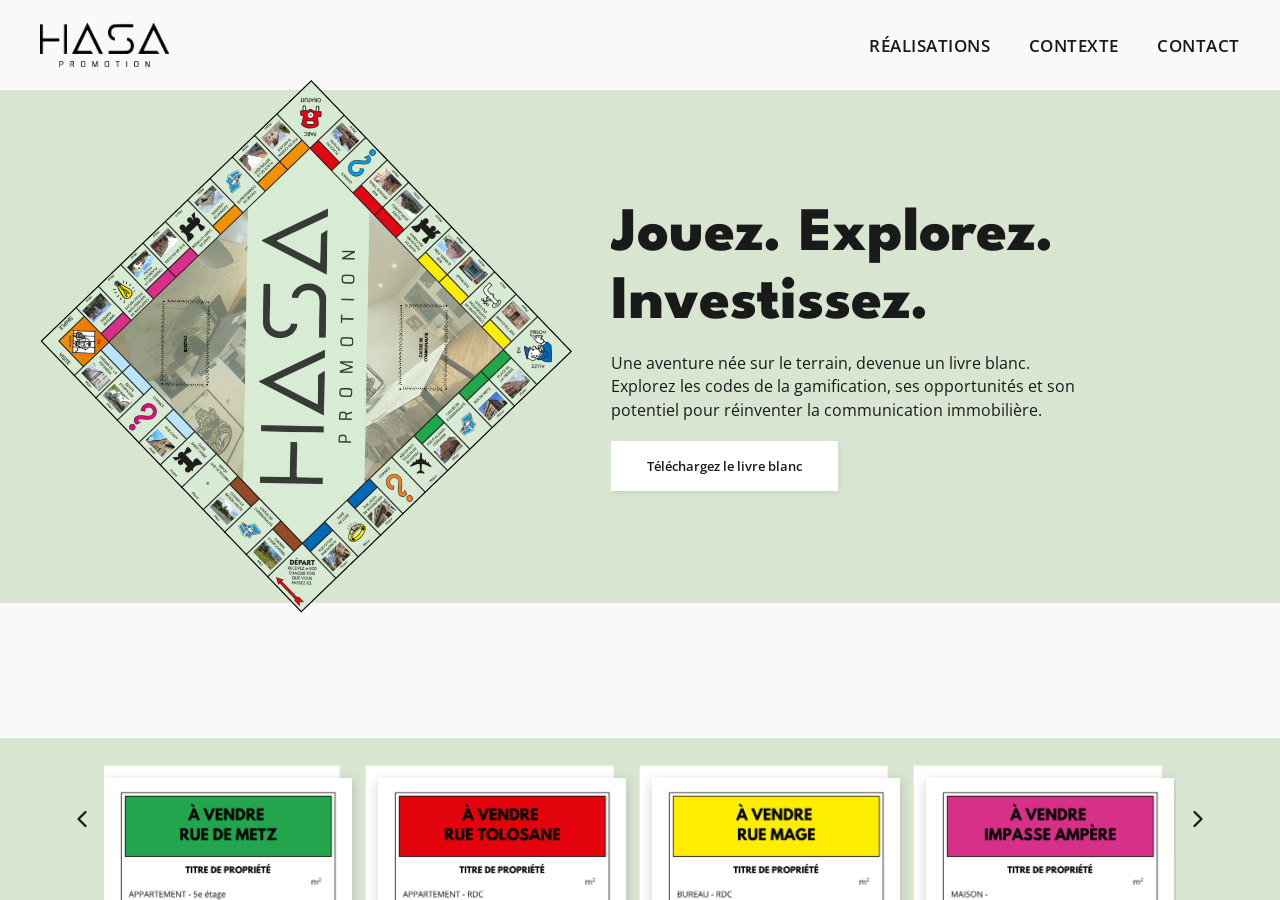
<file: index.html>
<!DOCTYPE html>
<html lang="fr">
<head>
<meta charset="UTF-8">
<meta name="viewport" content="width=device-width, initial-scale=1.0">
<title>Livre Blanc - Téléchargez maintenant</title>
<link rel="icon" type="image/png" href="Images/Favicon LB.png">
<link rel="preconnect" href="https://fonts.googleapis.com">
<link rel="preconnect" href="https://fonts.gstatic.com" crossorigin>
<link href="https://fonts.googleapis.com/css2?family=League+Spartan:wght@700;800&family=Open+Sans:wght@400;600&display=swap" rel="stylesheet">
<style>
  :root {
    --bg-cream: #faf9f7;
    --bg-green: #d8e5d1;
    --text-dark: #1a1a1a;

    /* Cartes propriétés (--card-w et --card-h recalculées en JS) */
    --card-w: 160px;
    --card-h: 207px;
    --card-ratio: 1004 / 1299;
    --card-gap: 26px;       /* espace fixe entre deux cartes (plus grand) */
    --card-back-offset: 0.05; /* décalage de la carte jumelle (haut-gauche) */
    --card-shift: 40px;     /* portion cachée au repos (fixe, en px) */
    --card-lift: 140px;     /* remontée au survol (recalculée en JS selon la taille de carte) */
    --ease-slide: cubic-bezier(.4, 0, .2, 1);
  }

  * {
    margin: 0;
    padding: 0;
    box-sizing: border-box;
  }

  html, body {
    height: 100%;
    overflow: hidden;
  }

  body {
    font-family: 'Open Sans', sans-serif;
    color: var(--text-dark);
    background-color: var(--bg-cream);
  }

  .page {
    height: 100vh;
    height: 100svh;
    display: flex;
    flex-direction: column;
    overflow: hidden;
  }

  /* Bande 1 : blanche, en-tête (logo entreprise + navigation) */
  .band-white-top {
    flex: 0 0 10vh;
    min-height: 0;
    background-color: var(--bg-cream);
    display: flex;
    align-items: center;
    z-index: 2;
    position: relative;
  }

  .header-bar {
    width: 100%;
    max-width: 1600px;
    margin: 0 auto;
    padding: 0 clamp(20px, 4vw, 40px);
    display: flex;
    align-items: center;
    justify-content: space-between;
    gap: 20px;
  }

  .brand-logo {
    display: flex;
    align-items: center;
    min-width: 0;
  }

  .brand-logo img {
    height: clamp(24px, 5vh, 44px);
    width: auto;
    display: block;
  }

  /* Placeholder tant que le logo entreprise n'est pas fourni */
  .brand-logo-placeholder {
    border: 1px dashed #b8b8b0;
    border-radius: 4px;
    padding: 6px 14px;
    font-size: clamp(0.65rem, 1.4vh, 0.8rem);
    color: #8a8a80;
    white-space: nowrap;
  }

  .top-nav {
    display: flex;
    align-items: center;
    justify-content: flex-end;
    gap: clamp(18px, 3vw, 40px);
    margin-left: auto;
  }

  .top-nav a {
    font-family: 'Open Sans', sans-serif;
    font-weight: 600;
    font-size: clamp(0.85rem, 1.9vh, 1.1rem);
    text-transform: uppercase;
    letter-spacing: 0.03em;
    color: var(--text-dark);
    text-decoration: none;
    white-space: nowrap;
  }

  .top-nav a:hover {
    opacity: 0.65;
  }

  /* Bande 2 : verte, titre + sous-titre + bouton + logo */
  .hero-section {
    flex: 0 0 57vh;
    min-height: 0;
    background-color: var(--bg-green);
    position: relative;
    z-index: 3;
    overflow: visible;
    display: flex;
    align-items: center;
    justify-content: center;
    padding: 0 clamp(16px, 4vw, 40px);
    min-width: 0;
  }

  .hero-container {
    width: 100%;
    height: 100%;
    max-width: 1200px;
    display: flex;
    align-items: center;
    justify-content: space-between;
    gap: clamp(12px, 3vw, 60px);
    margin: 0 auto;
    min-width: 0;
    min-height: 0;
  }

  .logo-wrapper {
    flex: 1.1 1 0;
    height: 100%;
    min-height: 0;
    display: flex;
    justify-content: center;
    align-items: center;
    min-width: 0;
    overflow: visible;
  }

  .logo-wrapper img {
    width: 100%;
    height: 122%;
    object-fit: contain;
  }

  .content-wrapper {
    flex: 1.3 1 0;
    min-width: 0;
    height: 100%;
    max-height: 100%;
    overflow: hidden;
    display: flex;
    flex-direction: column;
    justify-content: center;
  }

  .content-wrapper h1 {
    font-family: 'League Spartan', sans-serif;
    font-weight: 800;
    font-size: clamp(1.1rem, 3vw + 2.6vh, 4.5rem);
    line-height: 1.1;
    margin-bottom: clamp(6px, 1.5vh, 24px);
  }

  .content-wrapper p {
    font-family: 'Open Sans', sans-serif;
    font-weight: 400;
    font-size: clamp(0.7rem, 0.6vw + 0.9vh, 1.05rem);
    line-height: 1.5;
    max-width: 480px;
    margin-bottom: clamp(8px, 2vh, 32px);
  }

  .btn-download {
    display: inline-block;
    align-self: flex-start;
    font-family: 'Open Sans', sans-serif;
    font-weight: 600;
    font-size: clamp(0.75rem, 0.9vh + 0.4vw, 1rem);
    background-color: #ffffff;
    color: var(--text-dark);
    text-decoration: none;
    border: none;
    padding: clamp(8px, 1.8vh, 18px) clamp(16px, 3vw, 36px);
    cursor: pointer;
    box-shadow: 0 2px 6px rgba(0, 0, 0, 0.08);
    white-space: nowrap;
  }

  .btn-download:hover {
    background-color: #f0f0f0;
  }

  /* Bande 3 : blanche, vide */
  .band-white-mid {
    flex: 0 0 15vh;
    min-height: 0;
    background-color: var(--bg-cream);
  }

  /* Bande 4 : verte, flèches de navigation + carrousel de propriétés */
  .nav-section {
    flex: 0 0 18vh;
    min-height: 0;
    background-color: var(--bg-green);
    display: flex;
    align-items: center;
    justify-content: space-between;
    padding: 0 60px;
    position: relative;
    z-index: 4;
  }

  .nav-section::before {
    content: '';
    position: absolute;
    inset: 0;
    background: #000;
    opacity: 0;
    pointer-events: none;
    transition: opacity .35s ease;
  }

  .page:has(.card.is-active) .nav-section::before {
    opacity: 0.08;
  }

  .cards-viewport {
    position: relative;
    flex: 1 1 auto;
    height: 100%;
    align-self: stretch;
    clip-path: inset(-2000px 0px -2000px 0px);
    z-index: 1;
  }

  .nav-arrow {
    background: none;
    border: none;
    cursor: pointer;
    color: var(--text-dark);
    display: flex;
    align-items: center;
    justify-content: center;
    padding: 8px;
    position: relative;
    z-index: 5;
    flex: 0 0 auto;
  }

  .nav-arrow svg {
    width: 28px;
    height: 28px;
  }

  .nav-arrow:disabled {
    opacity: 0.3;
    cursor: default;
  }

  .cards-track {
    position: absolute;
    top: 0;
    left: 0;
    display: flex;
    align-items: flex-start;
    gap: var(--card-gap);
    transition: transform .5s var(--ease-slide);
    will-change: transform;
  }

  .cards-track.no-transition {
    transition: none !important;
  }

  .card {
    position: relative;
    flex: 0 0 auto;
    width: var(--card-w);
    /* Zone de survol statique : englobe à la fois la position au repos
       et la position surélevée, pour qu'elle ne se dérobe jamais sous la souris
       une fois la carte relevée (évite tout scintillement pendant la remontée/descente).
       La marge négative compense l'ajout de hauteur pour garder la position
       de repos inchangée (seul le haut de la zone s'étend, pas le bas).
       Au repos, cette zone élargie ne doit rien capter (pointer-events: none)
       pour ne pas bloquer les éléments environnants : seule la carte réellement
       visible (.card-visual, ci-dessous) reste cliquable/survolable tant que
       la carte n'est pas relevée. */
    height: calc(var(--card-h) + var(--card-shift) + var(--card-lift));
    margin-top: calc(var(--card-lift) * -1);
    display: block;
    text-decoration: none;
    pointer-events: none;
  }

  .card-visual {
    position: absolute;
    top: 0;
    left: 0;
    width: 100%;
    height: var(--card-h);
    transform: translateY(calc(var(--card-shift) + var(--card-lift)));
    transition: transform .4s var(--ease-slide);
    /* Toujours actif : c'est cette zone (la carte réellement visible,
       au repos ou relevée) qui capte le survol initial et le déclenche. */
    pointer-events: auto;
  }

  .card.is-active .card-visual,
  .card:focus-visible .card-visual {
    transform: translateY(0) scale(1.05);
  }

  .card-visual img {
    position: absolute;
    top: 0;
    left: 0;
    width: 100%;
    height: 100%;
    object-fit: contain;
    display: block;
    pointer-events: none;
  }

  .card-back {
    z-index: 0;
    transform: translate(
      calc(var(--card-w) * var(--card-back-offset) * -1),
      calc(var(--card-w) * var(--card-back-offset) * -1)
    );
    transition: opacity .25s ease;
  }

  .card-front {
    z-index: 1;
    filter: drop-shadow(0 3px 6px rgba(0, 0, 0, 0.18));
  }

  .card.is-active,
  .card:focus-visible {
    z-index: 50;
    /* Une fois relevée, la grande zone statique redevient active pour
       maintenir la carte levée pendant toute l'animation sans scintillement. */
    pointer-events: auto;
  }

  /* La carte dédoublée disparaît quand la carte se soulève */
  .card.is-active .card-back,
  .card:focus-visible .card-back {
    opacity: 0;
  }

  .card.is-active .card-front,
  .card:focus-visible .card-front {
    filter: drop-shadow(0 20px 30px rgba(0, 0, 0, 0.35));
  }

  /* Tout ce qui entoure la carte survolée s'assombrit légèrement (effet discret) */
  .band-white-top,
  .hero-section,
  .band-white-mid,
  .nav-arrow {
    transition: filter .35s ease;
  }

  .page:has(.card.is-active) .band-white-top,
  .page:has(.card.is-active) .hero-section,
  .page:has(.card.is-active) .band-white-mid,
  .page:has(.card.is-active) .nav-arrow {
    filter: brightness(0.85);
  }

  .cards-track:has(.card.is-active) .card:not(.is-active) .card-visual {
    filter: brightness(0.85);
    transition: filter .35s ease;
  }

  @media (max-width: 600px) {
    .hero-section {
      padding: 0 clamp(10px, 3vw, 20px);
    }

    .hero-container {
      gap: clamp(8px, 2vw, 20px);
    }

    .logo-wrapper {
      flex: 1 1 0;
    }

    .content-wrapper {
      flex: 1.5 1 0;
    }

    .nav-section {
      padding: 0 clamp(20px, 6vw, 40px);
    }
  }

  /* Ecrans très bas (mobile en paysage) : on sacrifie le sous-titre
     pour garantir que le titre et le bouton restent visibles */
  @media (max-height: 420px) {
    .content-wrapper p {
      display: none;
    }

    .content-wrapper h1 {
      margin-bottom: clamp(4px, 1vh, 12px);
    }
  }
</style>
</head>
<body>
  <div class="page">

    <div class="band-white-top">
      <div class="header-bar">
        <div class="brand-logo">
          <img src="Images/HASA Promotion Logo.png" alt="Logo entreprise">
        </div>
        <nav class="top-nav">
          <a href="réalisations.html">Réalisations</a>
          <a href="contexte.html">Contexte</a>
          <a href="contact.html">Contact</a>
        </nav>
      </div>
    </div>

    <section class="hero-section">
      <div class="hero-container">
        <div class="logo-wrapper">
          <img src="Images/Plateau.png" alt="HASA Promotion Plateau">
        </div>
        <div class="content-wrapper">
          <h1>Jouez. Explorez. Investissez.</h1>
          <p>Une aventure née sur le terrain, devenue un livre blanc. Explorez les codes de la gamification, ses opportunités et son potentiel pour réinventer la communication immobilière.</p>
          <a class="btn-download" href="questionnaire.html">Téléchargez le livre blanc</a>
        </div>
      </div>
    </section>

    <div class="band-white-mid"></div>

    <nav class="nav-section">
      <button class="nav-arrow" id="navPrev" aria-label="Propriété précédente">
        <svg viewBox="0 0 24 24" fill="none" stroke="currentColor" stroke-width="2" stroke-linecap="round" stroke-linejoin="round">
          <polyline points="15 18 9 12 15 6"></polyline>
        </svg>
      </button>

      <div class="cards-viewport">
        <div class="cards-track" id="cardsTrack"></div>
      </div>

      <button class="nav-arrow" id="navNext" aria-label="Propriété suivante">
        <svg viewBox="0 0 24 24" fill="none" stroke="currentColor" stroke-width="2" stroke-linecap="round" stroke-linejoin="round">
          <polyline points="9 18 15 12 9 6"></polyline>
        </svg>
      </button>
    </nav>

  </div>

  <script>
    // --- Liste des propriétés (ordre d'affichage identique au modèle) ---
    const PROPERTIES = [
      { slug: 'rue-de-metz',       img: 'Images/Propriété_2b.png', alt: 'À vendre — Rue de Metz' },
      { slug: 'rue-tolosane',      img: 'Images/Propriété_3b.png', alt: 'À vendre — Rue Tolosane' },
      { slug: 'rue-mage',          img: 'Images/Propriété_6b.png', alt: 'À vendre — Rue Mage' },
      { slug: 'impasse-ampere',    img: 'Images/Propriété_5b.png', alt: 'À vendre — Impasse Ampère' },
      { slug: 'rue-cany',          img: 'Images/Propriété_4b.png', alt: 'À vendre — Rue Cany' },
      { slug: 'rue-croix-baragnon',img: 'Images/Propriété_1b.png', alt: 'À vendre — Rue Croix Baragnon' }
    ];
    const VISIBLE_COUNT = 4;
    const WINDOW_SIZE = VISIBLE_COUNT + 2; // 1 carte tampon de chaque côté pour la boucle infinie

    const track = document.getElementById('cardsTrack');
    const btnPrev = document.getElementById('navPrev');
    const btnNext = document.getElementById('navNext');

    let startIndex = 0; // index (dans PROPERTIES) de la 1ère carte visible
    let cardEls = [];
    let step = 0;        // largeur d'une carte + chevauchement, mesurée en pixels
    let isAnimating = false;

    function mod(n, m) {
      return ((n % m) + m) % m;
    }

    // Construit les 7 éléments <a> une seule fois (recyclés à chaque glissement)
    function buildCards() {
      track.innerHTML = '';
      cardEls = [];
      for (let i = 0; i < WINDOW_SIZE; i++) {
        const card = document.createElement('a');
        card.className = 'card';
        card.innerHTML = '<span class="card-visual">' +
                            '<img class="card-back" src="" alt="">' +
                            '<img class="card-front" src="" alt="">' +
                          '</span>';
        track.appendChild(card);
        cardEls.push(card);

        const visual = card.querySelector('.card-visual');

        // Ne se lève que si la souris passe réellement sur la carte visible
        // (et non sur la zone vide réservée à la remontée, au repos)
        visual.addEventListener('mouseenter', () => card.classList.add('is-active'));

        // Ne redescend que quand la souris quitte entièrement la zone
        // (repos + surélevée) : évite qu'elle ne se lève/couche en boucle
        card.addEventListener('mouseleave', () => card.classList.remove('is-active'));

        // Empêche la navigation tant que la carte n'est pas relevée :
        // au repos, la zone de clic ne doit pas rediriger vers la propriété
        card.addEventListener('click', (e) => {
          if (!card.classList.contains('is-active')) {
            e.preventDefault();
          }
        });
      }
    }

    // Remplit les cartes avec les bonnes images selon la fenêtre courante
    function fillCards() {
      for (let i = 0; i < WINDOW_SIZE; i++) {
        const propIndex = mod(startIndex - 1 + i, PROPERTIES.length);
        const prop = PROPERTIES[propIndex];
        const card = cardEls[i];
        card.href = 'propriete.html?propriete=' + prop.slug;
        card.querySelector('.card-back').src = prop.img;
        card.querySelector('.card-front').src = prop.img;
        card.querySelector('.card-front').alt = prop.alt;
        card.style.zIndex = 10 + i;
        card.classList.remove('is-active');
      }
    }

    const viewport = document.querySelector('.cards-viewport');
    const CARD_GAP = 26; // doit correspondre à --card-gap (en px)
    const SAFETY_MARGIN = 1; // évite qu'un arrondi ne laisse dépasser une carte supplémentaire
    const CARD_RATIO = 1299 / 1004; // hauteur / largeur
    const LIFT_RATIO = 0.62; // remontée au survol = 62% de la hauteur de carte

    // Calcule la largeur (et la hauteur/remontée) de carte nécessaire pour que les cartes visibles
    // (espacées de CARD_GAP) occupent toute la largeur disponible, sans déborder
    function computeCardWidth() {
      const available = viewport.clientWidth - SAFETY_MARGIN;
      const w = (available - (VISIBLE_COUNT - 1) * CARD_GAP) / VISIBLE_COUNT;
      const width = Math.floor(w);
      const height = Math.round(width * CARD_RATIO);
      document.documentElement.style.setProperty('--card-w', width + 'px');
      document.documentElement.style.setProperty('--card-h', height + 'px');
      document.documentElement.style.setProperty('--card-lift', Math.round(height * LIFT_RATIO) + 'px');
    }

    // Mesure la distance réelle (largeur + espacement) entre deux cartes voisines
    function measureStep() {
      if (cardEls.length < 3) return;
      computeCardWidth();
      // relit la position après application de la nouvelle largeur
      step = cardEls[2].offsetLeft - cardEls[1].offsetLeft;
      positionTrack(false);
    }

    // Place le track à sa position de repos (1ère carte visible = position 1)
    function positionTrack(animate) {
      track.classList.toggle('no-transition', !animate);
      track.style.transform = 'translateX(' + (-step) + 'px)';
    }

    function slide(direction) {
      if (isAnimating || step === 0) return;
      isAnimating = true;

      track.classList.remove('no-transition');
      track.style.transform = 'translateX(' + (-step - direction * step) + 'px)';

      const onEnd = () => {
        track.removeEventListener('transitionend', onEnd);
        startIndex = mod(startIndex + direction, PROPERTIES.length);
        fillCards();
        positionTrack(false); // retour instantané à la position de repos
        // force le recalcul du style avant de réautoriser une transition
        void track.offsetWidth;
        isAnimating = false;
      };
      track.addEventListener('transitionend', onEnd);
    }

    btnPrev.addEventListener('click', () => slide(-1));
    btnNext.addEventListener('click', () => slide(1));

    window.addEventListener('resize', () => {
      measureStep();
    });

    buildCards();
    fillCards();
    requestAnimationFrame(measureStep);
  </script>
</body>
</html>
</file>
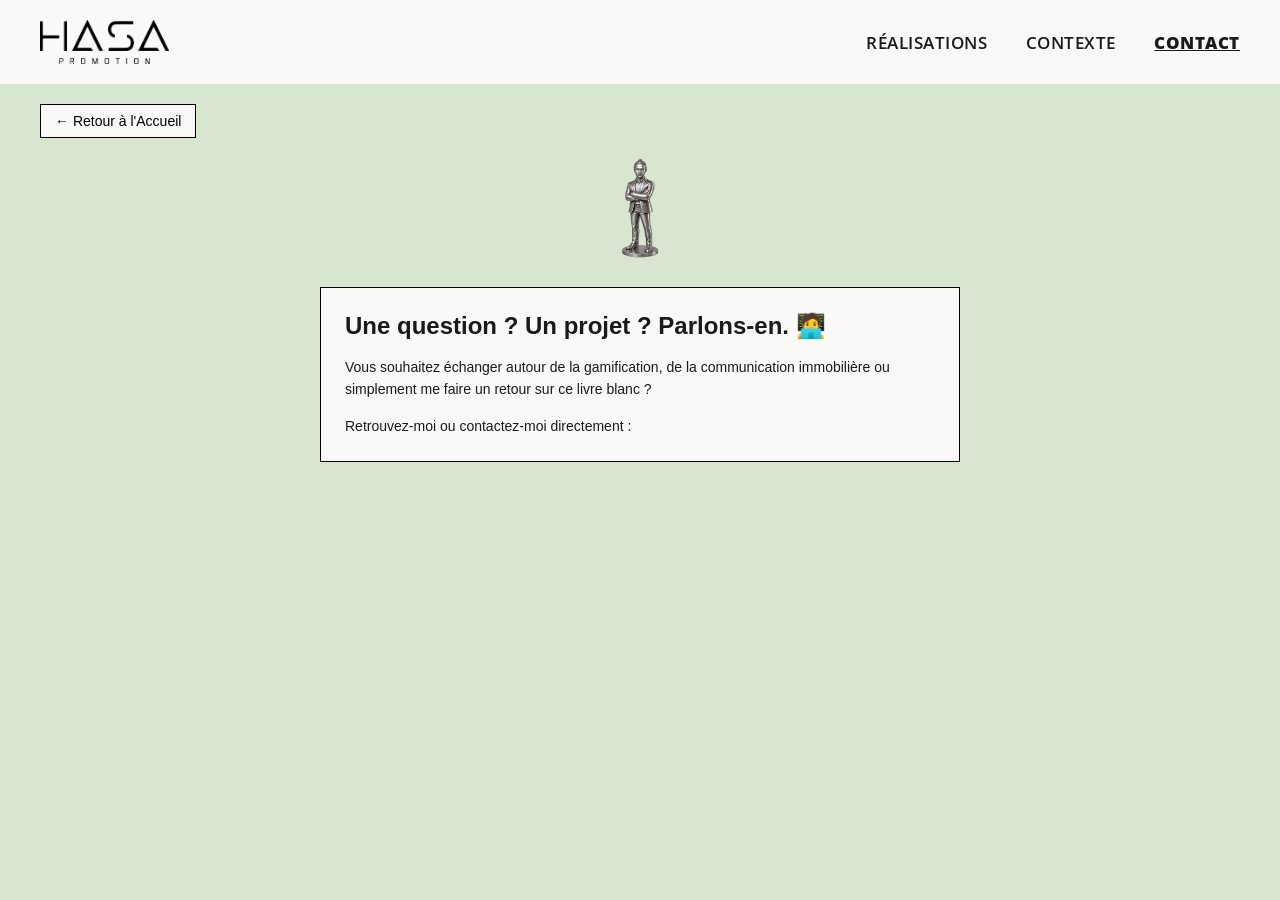
<file: contact.html>
<!DOCTYPE html>
<html lang="fr">
<head>
<meta charset="UTF-8">
<meta name="viewport" content="width=device-width, initial-scale=1.0">
<title>Contact - HASA Promotion</title>
<link rel="icon" type="image/png" href="Images/Logo Favicon.png">
<link rel="preconnect" href="https://fonts.googleapis.com">
<link rel="preconnect" href="https://fonts.gstatic.com" crossorigin>
<link href="https://fonts.googleapis.com/css2?family=League+Spartan:wght@700;800&family=Open+Sans:wght@400;600&display=swap" rel="stylesheet">
<style>
  :root {
    --bg-cream: #faf9f7;
    --bg-green: #d8e5d1;
    --text-dark: #1a1a1a;
  }

  * {
    margin: 0;
    padding: 0;
    box-sizing: border-box;
  }

  html, body {
    height: 100%;
  }

  body {
    font-family: 'Open Sans', sans-serif;
    color: var(--text-dark);
    background-color: var(--bg-cream);
  }

  .page {
    min-height: 100vh;
    min-height: 100svh;
    display: flex;
    flex-direction: column;
  }

  /* Bande blanche du haut : identique à l'Accueil (logo + navigation) */
  .band-white-top {
    flex: 0 0 auto;
    background-color: var(--bg-cream);
    display: flex;
    align-items: center;
    padding: 20px 0;
  }

  .header-bar {
    width: 100%;
    max-width: 1600px;
    margin: 0 auto;
    padding: 0 clamp(20px, 4vw, 40px);
    display: flex;
    align-items: center;
    justify-content: space-between;
    gap: 20px;
  }

  .brand-logo {
    display: flex;
    align-items: center;
    min-width: 0;
  }

  .brand-logo img {
    height: clamp(24px, 5vh, 44px);
    width: auto;
    display: block;
  }

  .top-nav {
    display: flex;
    align-items: center;
    justify-content: flex-end;
    gap: clamp(18px, 3vw, 40px);
    margin-left: auto;
  }

  .top-nav a {
    font-family: 'Open Sans', sans-serif;
    font-weight: 600;
    font-size: clamp(0.85rem, 1.9vh, 1.1rem);
    text-transform: uppercase;
    letter-spacing: 0.03em;
    color: var(--text-dark);
    text-decoration: none;
    white-space: nowrap;
  }

  .top-nav a:hover {
    opacity: 0.65;
  }

  .top-nav a.active {
    font-weight: 800;
    text-decoration: underline;
  }

  /* Bande verte : contenu de la page */
  .green-section {
    flex: 1 1 auto;
    background-color: var(--bg-green);
    padding: 20px clamp(16px, 4vw, 40px) 40px;
    position: relative;
  }

  .back-btn {
    display: inline-flex;
    align-items: center;
    gap: 6px;
    padding: 8px 14px;
    border: 1px solid #000000;
    background-color: #faf9f8;
    color: #000000;
    text-decoration: none;
    font-size: 14px;
    font-family: Arial, Helvetica, sans-serif;
  }

  .back-btn:hover {
    background-color: #000000;
    color: #faf9f8;
  }

  /* Emplacement du pion */
  .pion-wrap {
    text-align: center;
    margin: 20px 0 24px;
  }

  .pion-wrap img {
    max-height: 100px;
    width: auto;
    cursor: pointer;
  }

  /* Cadre de texte, identique à .intro sur questionnaire.html */
  .content-box {
    max-width: 640px;
    margin: 0 auto;
    background-color: #faf9f8;
    border: 1px solid #000000;
    padding: 24px;
    font-family: Arial, Helvetica, sans-serif;
  }

  .content-box h1 {
    font-size: 24px;
    font-weight: bold;
    margin: 0 0 16px 0;
  }

  .content-box p {
    font-size: 14px;
    line-height: 1.6;
    margin: 0 0 14px 0;
  }

  .content-box p:last-child {
    margin-bottom: 0;
  }
</style>
</head>
<body>
  <div class="page">

    <div class="band-white-top">
      <div class="header-bar">
        <div class="brand-logo">
          <img src="Images/HASA Promotion Logo.png" alt="Logo entreprise">
        </div>
        <nav class="top-nav">
          <a href="réalisations.html">Réalisations</a>
          <a href="contexte.html">Contexte</a>
          <a href="contact.html" class="active">Contact</a>
        </nav>
      </div>
    </div>

    <section class="green-section">
      <a class="back-btn" href="index.html">&larr; Retour à l'Accueil</a>

      <div class="pion-wrap">
        <img src="Images/Pions/PION QUALITé MAX.png" alt="Pion" id="pionContact">
      </div>

      <div class="content-box">
        <h1>Une question ? Un projet ? Parlons-en. 🧑‍💻</h1>
        <p>Vous souhaitez échanger autour de la gamification, de la communication immobilière ou simplement me faire un retour sur ce livre blanc ?</p>
        <p>Retrouvez-moi ou contactez-moi directement :</p>
      </div>
    </section>

  </div>

<script>
  // === Sons du pion (clic) : à compléter avec les chemins réels ===
  const PION_SONS = [
    "Sons/Cat sound state1.wav",
    "Sons/Sound Effect Voix LB.m4a",
    "Sons/Sound Effect Voix LB 2.m4a"
  ];
  // ===================================================================

  const pionContact = document.getElementById('pionContact');
  let pionEnCours = false;

  pionContact.addEventListener('click', function() {
    if (pionEnCours) return; // le son en cours ne peut pas être coupé

    pionEnCours = true;
    const sonChoisi = PION_SONS[Math.floor(Math.random() * PION_SONS.length)];
    const son = new Audio(sonChoisi);

    son.addEventListener('ended', function() {
      pionEnCours = false;
    });

    son.play();
  });
</script>
</body>
</html>
</file>
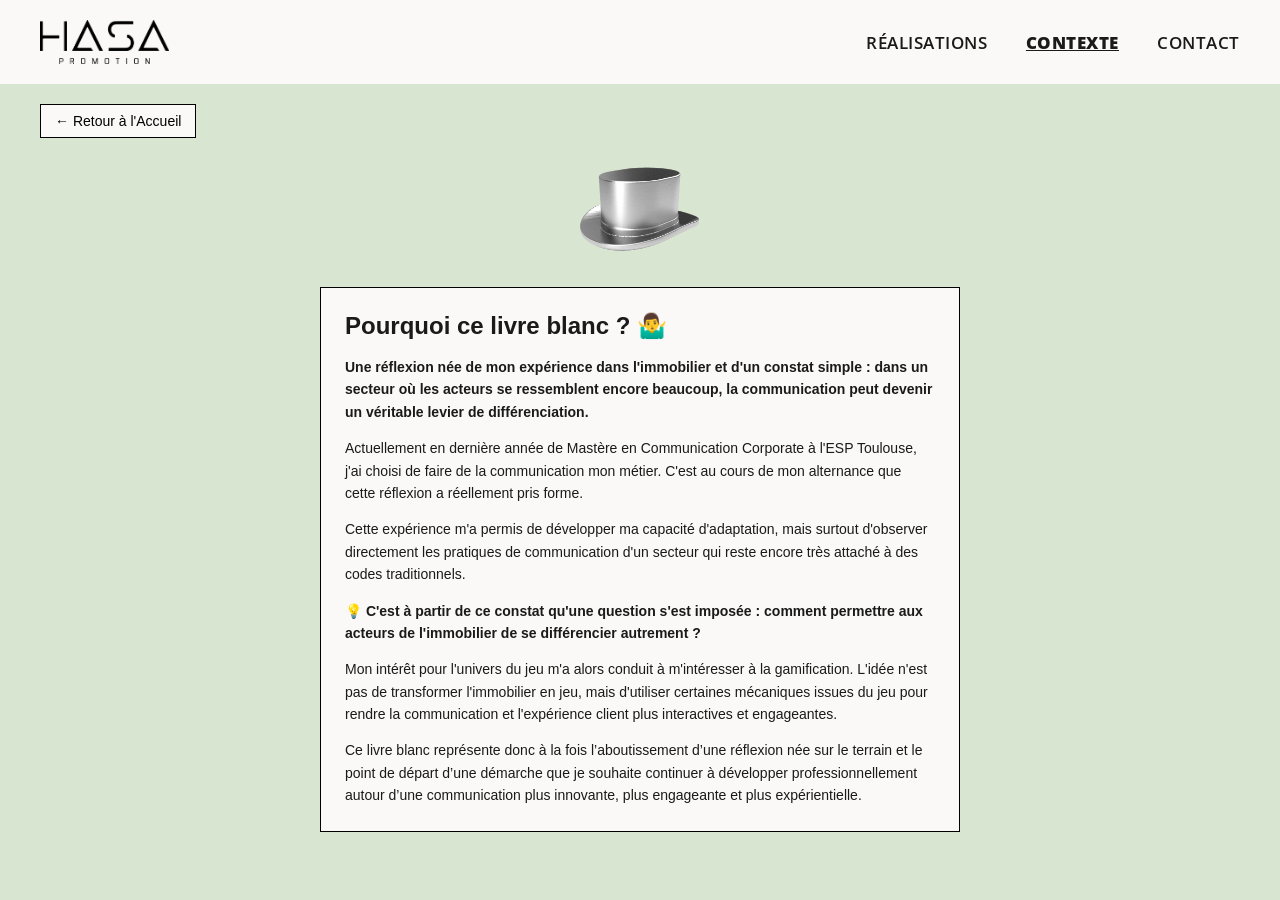
<file: contexte.html>
<!DOCTYPE html>
<html lang="fr">
<head>
<meta charset="UTF-8">
<meta name="viewport" content="width=device-width, initial-scale=1.0">
<title>Contexte - HASA Promotion</title>
<link rel="icon" type="image/png" href="Images/Logo Favicon.png">
<link rel="preconnect" href="https://fonts.googleapis.com">
<link rel="preconnect" href="https://fonts.gstatic.com" crossorigin>
<link href="https://fonts.googleapis.com/css2?family=League+Spartan:wght@700;800&family=Open+Sans:wght@400;600&display=swap" rel="stylesheet">
<style>
  :root {
    --bg-cream: #faf9f7;
    --bg-green: #d8e5d1;
    --text-dark: #1a1a1a;
  }

  * {
    margin: 0;
    padding: 0;
    box-sizing: border-box;
  }

  html, body {
    height: 100%;
  }

  body {
    font-family: 'Open Sans', sans-serif;
    color: var(--text-dark);
    background-color: var(--bg-cream);
  }

  .page {
    min-height: 100vh;
    min-height: 100svh;
    display: flex;
    flex-direction: column;
  }

  /* Bande blanche du haut : identique à l'Accueil (logo + navigation) */
  .band-white-top {
    flex: 0 0 auto;
    background-color: var(--bg-cream);
    display: flex;
    align-items: center;
    padding: 20px 0;
  }

  .header-bar {
    width: 100%;
    max-width: 1600px;
    margin: 0 auto;
    padding: 0 clamp(20px, 4vw, 40px);
    display: flex;
    align-items: center;
    justify-content: space-between;
    gap: 20px;
  }

  .brand-logo {
    display: flex;
    align-items: center;
    min-width: 0;
  }

  .brand-logo img {
    height: clamp(24px, 5vh, 44px);
    width: auto;
    display: block;
  }

  .top-nav {
    display: flex;
    align-items: center;
    justify-content: flex-end;
    gap: clamp(18px, 3vw, 40px);
    margin-left: auto;
  }

  .top-nav a {
    font-family: 'Open Sans', sans-serif;
    font-weight: 600;
    font-size: clamp(0.85rem, 1.9vh, 1.1rem);
    text-transform: uppercase;
    letter-spacing: 0.03em;
    color: var(--text-dark);
    text-decoration: none;
    white-space: nowrap;
  }

  .top-nav a:hover {
    opacity: 0.65;
  }

  .top-nav a.active {
    font-weight: 800;
    text-decoration: underline;
  }

  /* Bande verte : contenu de la page */
  .green-section {
    flex: 1 1 auto;
    background-color: var(--bg-green);
    padding: 20px clamp(16px, 4vw, 40px) 40px;
    position: relative;
  }

  .back-btn {
    display: inline-flex;
    align-items: center;
    gap: 6px;
    padding: 8px 14px;
    border: 1px solid #000000;
    background-color: #faf9f8;
    color: #000000;
    text-decoration: none;
    font-size: 14px;
    font-family: Arial, Helvetica, sans-serif;
  }

  .back-btn:hover {
    background-color: #000000;
    color: #faf9f8;
  }

  /* Emplacement du pion */
  .pion-wrap {
    text-align: center;
    margin: 20px 0 24px;
  }

  .pion-wrap img {
    max-height: 100px;
    width: auto;
  }

  /* Cadre de texte, identique à .intro sur questionnaire.html */
  .content-box {
    max-width: 640px;
    margin: 0 auto;
    background-color: #faf9f8;
    border: 1px solid #000000;
    padding: 24px;
    font-family: Arial, Helvetica, sans-serif;
  }

  .content-box h1 {
    font-size: 24px;
    font-weight: bold;
    margin: 0 0 16px 0;
  }

  .content-box p {
    font-size: 14px;
    line-height: 1.6;
    margin: 0 0 14px 0;
  }

  .content-box p:last-child {
    margin-bottom: 0;
  }
</style>
</head>
<body>
  <div class="page">

    <div class="band-white-top">
      <div class="header-bar">
        <div class="brand-logo">
          <img src="Images/HASA Promotion Logo.png" alt="Logo entreprise">
        </div>
        <nav class="top-nav">
          <a href="réalisations.html">Réalisations</a>
          <a href="contexte.html" class="active">Contexte</a>
          <a href="contact.html">Contact</a>
        </nav>
      </div>
    </div>

    <section class="green-section">
      <a class="back-btn" href="index.html">&larr; Retour à l'Accueil</a>

      <div class="pion-wrap">
        <img src="Images/Pions/Chapeau.png" alt="Pion Chapeau">
      </div>

      <div class="content-box">
        <h1>Pourquoi ce livre blanc ? 🤷‍♂️</h1>
        <p><b>Une réflexion née de mon expérience dans l'immobilier et d'un constat simple : dans un secteur où les acteurs se ressemblent encore beaucoup, la communication peut devenir un véritable levier de différenciation.</b></p>
        <p>Actuellement en dernière année de Mastère en Communication Corporate à l'ESP Toulouse, j'ai choisi de faire de la communication mon métier. C'est au cours de mon alternance que cette réflexion a réellement pris forme.</p>
        <p>Cette expérience m'a permis de développer ma capacité d'adaptation, mais surtout d'observer directement les pratiques de communication d'un secteur qui reste encore très attaché à des codes traditionnels.</p>
        <p>💡 <b>C'est à partir de ce constat qu'une question s'est imposée : comment permettre aux acteurs de l'immobilier de se différencier autrement ?</b></p>
        <p>Mon intérêt pour l'univers du jeu m'a alors conduit à m'intéresser à la gamification. L'idée n'est pas de transformer l'immobilier en jeu, mais d'utiliser certaines mécaniques issues du jeu pour rendre la communication et l'expérience client plus interactives et engageantes.</p>
        <p>Ce livre blanc représente donc à la fois l’aboutissement d’une réflexion née sur le terrain et le point de départ d’une démarche que je souhaite continuer à développer professionnellement autour d’une communication plus innovante, plus engageante et plus expérientielle.</p>
      </div>
    </section>

  </div>
</body>
</html>
</file>
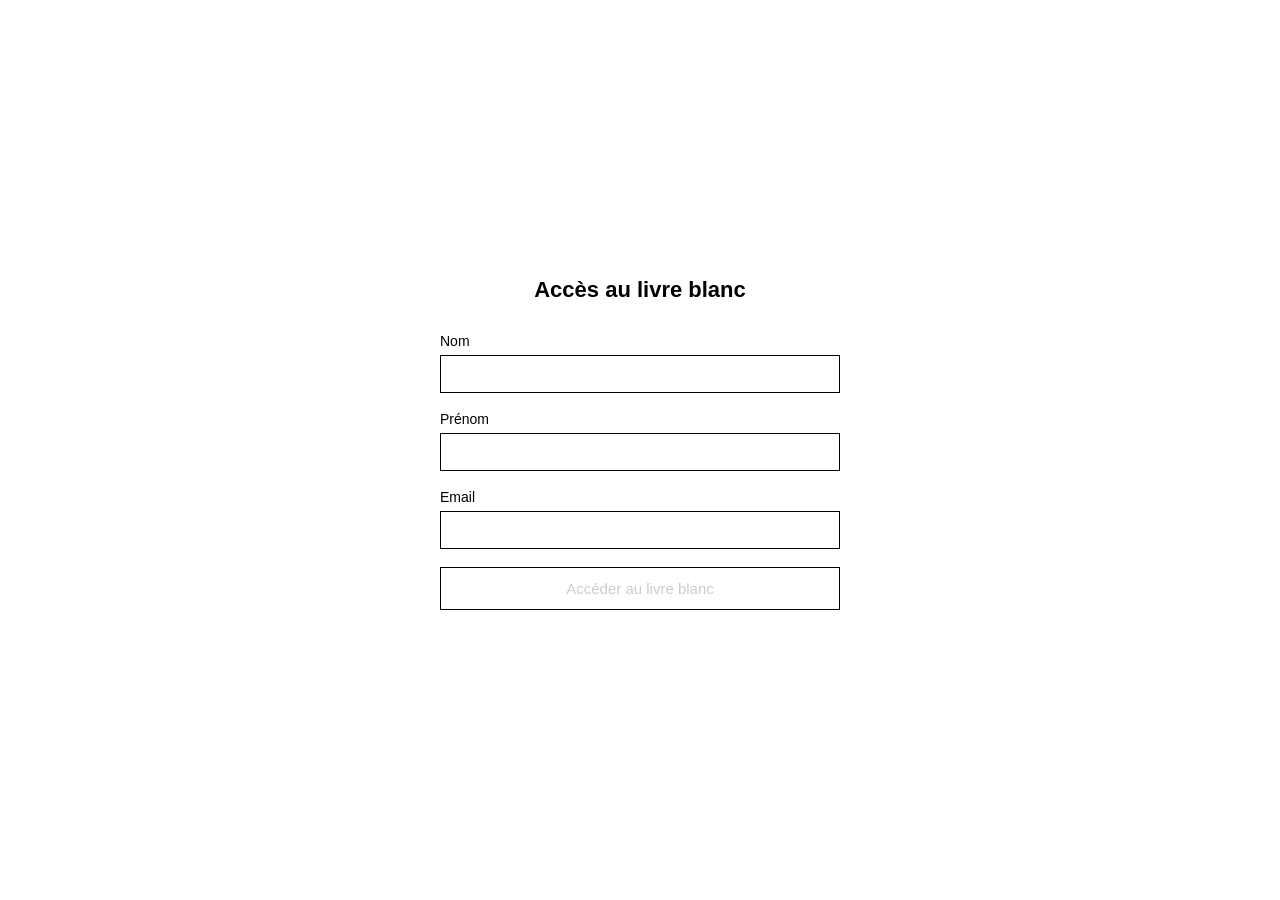
<file: livre-blanc.html>
<!DOCTYPE html>
<html lang="fr">
<head>
<meta charset="UTF-8">
<meta name="viewport" content="width=device-width, initial-scale=1.0">
<title>Accès au livre blanc</title>
<style>
  * {
    box-sizing: border-box;
  }
  body {
    margin: 0;
    font-family: Arial, Helvetica, sans-serif;
    background-color: #ffffff;
    color: #000000;
    display: flex;
    justify-content: center;
    align-items: center;
    min-height: 100vh;
    padding: 20px;
  }
  .form-container {
    width: 100%;
    max-width: 400px;
  }
  h1 {
    font-size: 22px;
    text-align: center;
    margin-bottom: 30px;
  }
  label {
    display: block;
    margin-bottom: 6px;
    font-size: 14px;
  }
  input[type="text"],
  input[type="email"] {
    width: 100%;
    padding: 10px;
    margin-bottom: 18px;
    border: 1px solid #000000;
    font-size: 14px;
    font-family: inherit;
  }
  button {
    width: 100%;
    padding: 12px;
    font-size: 15px;
    border: 1px solid #000000;
    background-color: #ffffff;
    color: #cccccc;
    cursor: not-allowed;
    font-family: inherit;
  }
  button.active {
    background-color: #000000;
    color: #ffffff;
    cursor: pointer;
  }
  #message {
    text-align: center;
    font-size: 13px;
    margin-top: 12px;
    min-height: 16px;
  }
</style>
</head>
<body>

<div class="form-container">
  <h1>Accès au livre blanc</h1>

  <form id="accessForm" novalidate>
    <label for="nom">Nom</label>
    <input type="text" id="nom" name="nom" autocomplete="off">

    <label for="prenom">Prénom</label>
    <input type="text" id="prenom" name="prenom" autocomplete="off">

    <label for="email">Email</label>
    <input type="text" id="email" name="email" autocomplete="off">

    <button type="button" id="accessBtn" disabled>Accéder au livre blanc</button>
    <div id="message"></div>
  </form>
</div>

<script>
  // === À CONFIGURER ===
  const GOOGLE_SCRIPT_URL = "COLLER_ICI_URL_APPS_SCRIPT"; // ex: https://script.google.com/macros/s/XXXXX/exec
  const LIVRE_BLANC_URL = "livreblanc";
  // =====================

  const nomInput = document.getElementById('nom');
  const prenomInput = document.getElementById('prenom');
  const emailInput = document.getElementById('email');
  const accessBtn = document.getElementById('accessBtn');
  const message = document.getElementById('message');

  function isFormValid() {
    const nomOk = nomInput.value.trim().length > 0;
    const prenomOk = prenomInput.value.trim().length > 0;
    const emailOk = emailInput.value.includes('@') && emailInput.value.trim().length > 0;
    return nomOk && prenomOk && emailOk;
  }

  function checkForm() {
    if (isFormValid()) {
      accessBtn.disabled = false;
      accessBtn.classList.add('active');
    } else {
      accessBtn.disabled = true;
      accessBtn.classList.remove('active');
    }
  }

  [nomInput, prenomInput, emailInput].forEach(input => {
    input.addEventListener('input', checkForm);
  });

  accessBtn.addEventListener('click', function() {
    if (!isFormValid()) return;

    accessBtn.disabled = true;
    message.textContent = "Envoi en cours...";

    const data = {
      nom: nomInput.value.trim(),
      prenom: prenomInput.value.trim(),
      email: emailInput.value.trim()
    };

    fetch(GOOGLE_SCRIPT_URL, {
      method: 'POST',
      mode: 'no-cors',
      headers: {
        'Content-Type': 'application/json'
      },
      body: JSON.stringify(data)
    })
    .then(() => {
      message.textContent = "";
      window.open(LIVRE_BLANC_URL, '_blank');
      checkForm();
    })
    .catch(() => {
      message.textContent = "Une erreur est survenue, réessayez.";
      checkForm();
    });
  });
</script>

</body>
</html>
</file>
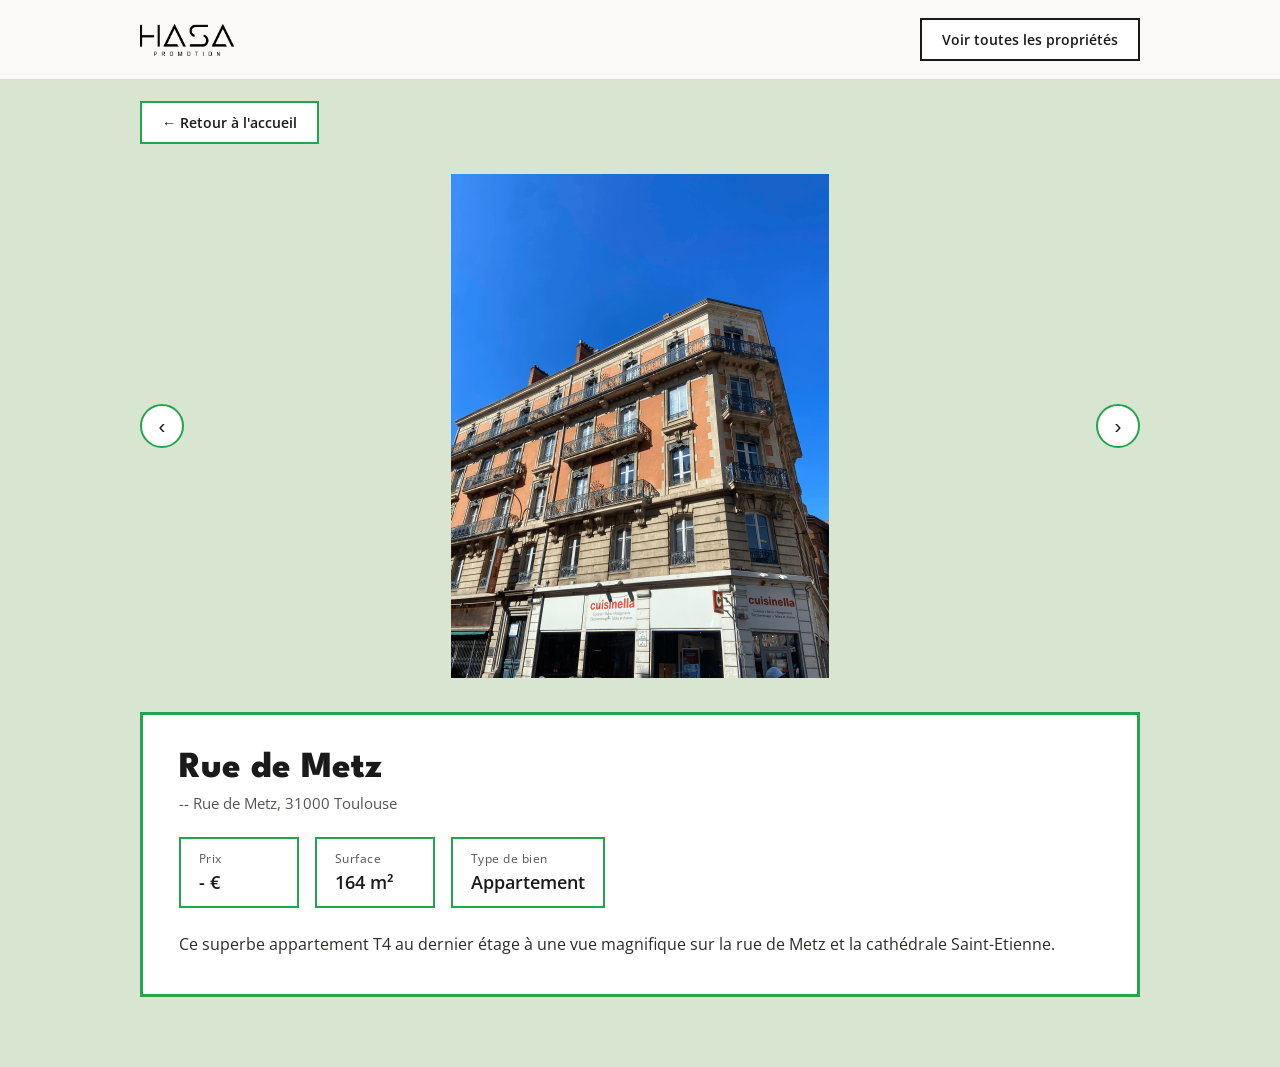
<file: propriete.html>
<!DOCTYPE html>
<html lang="fr">
<head>
<meta charset="UTF-8">
<meta name="viewport" content="width=device-width, initial-scale=1.0">
<title>Détail du bien - HASA Promotion</title>
<link rel="icon" type="image/png" href="Images/Logo Favicon.png">
<link rel="preconnect" href="https://fonts.googleapis.com">
<link rel="preconnect" href="https://fonts.gstatic.com" crossorigin>
<link href="https://fonts.googleapis.com/css2?family=League+Spartan:wght@700;800&family=Open+Sans:wght@400;600&display=swap" rel="stylesheet">
<style>
  :root {
    --bg-cream: #faf9f7;
    --bg-green: #d8e5d1;
    --text-dark: #1a1a1a;
    --text-muted: #55554d;
    --prop-color: #1a1a1a; /* remplacée en JS par la couleur du bien */
  }

  * { margin: 0; padding: 0; box-sizing: border-box; }

  body {
    font-family: 'Open Sans', sans-serif;
    color: var(--text-dark);
    background-color: var(--bg-green);
  }

  .page {
    min-height: 100vh;
    display: flex;
    flex-direction: column;
  }

  /* ---------- Bande blanche du haut : logo + "voir toutes les propriétés" ---------- */
  .topbar {
    flex: 0 0 auto;
    background-color: var(--bg-cream);
  }

  .topbar-inner {
    max-width: 1080px;
    margin: 0 auto;
    padding: 18px clamp(20px, 4vw, 40px);
    display: flex;
    align-items: center;
    justify-content: space-between;
    gap: 20px;
  }

  .logo {
    height: 32px;
    width: auto;
    display: block;
  }

  .btn-all {
    font-family: 'Open Sans', sans-serif;
    font-weight: 600;
    font-size: 0.9rem;
    background-color: #ffffff;
    border: 2px solid var(--text-dark);
    padding: 10px 20px;
    cursor: pointer;
    color: var(--text-dark);
  }

  .btn-all:hover { background-color: #f2f2f2; }

  /* ---------- Zone verte : le reste de la page ---------- */
  .green-area {
    flex: 1 1 auto;
    background-color: var(--bg-green);
  }

  .green-inner {
    max-width: 1080px;
    margin: 0 auto;
    padding: 22px clamp(20px, 4vw, 40px) 70px;
  }

  .btn-home {
    display: inline-block;
    background-color: #ffffff;
    color: var(--text-dark);
    text-decoration: none;
    font-weight: 600;
    font-size: 0.9rem;
    padding: 10px 20px;
    margin-bottom: 30px;
    border: 2px solid var(--prop-color);
  }

  .btn-home:hover { background-color: #f0f0f0; }

  /* ---------- Galerie photo du bien ---------- */
  /* Pas de cadre couleur ni de format imposé : chaque photo garde ses
     propres proportions (on ne "complète" jamais en blanc autour). */
  .gallery {
    display: flex;
    align-items: center;
    gap: 16px;
    margin-bottom: 34px;
  }

  .gallery-arrow {
    flex: 0 0 auto;
    width: 44px;
    height: 44px;
    border-radius: 50%;
    background-color: #ffffff;
    border: 2px solid var(--prop-color);
    color: var(--text-dark);
    font-size: 1.3rem;
    line-height: 1;
    cursor: pointer;
    transition: transform .15s ease;
  }

  .gallery-arrow:hover { transform: scale(1.08); }

  .photo-wrap {
    flex: 1 1 auto;
    position: relative;
    display: flex;
    align-items: center;
    justify-content: center;
    min-height: 260px;
  }

  .photo-wrap img {
    display: block;
    max-width: 100%;
    max-height: 56vh;
    width: auto;
    height: auto;
    transition: opacity .2s ease;
  }

  .photo-loader {
    position: absolute;
    top: 50%;
    left: 50%;
    transform: translate(-50%, -50%);
    display: flex;
    flex-direction: column;
    align-items: center;
    gap: 10px;
    color: var(--text-muted);
    font-size: 0.85rem;
  }

  .spinner {
    width: 26px;
    height: 26px;
    border: 3px solid rgba(0, 0, 0, 0.15);
    border-top-color: var(--text-dark);
    border-radius: 50%;
    animation: spin 0.8s linear infinite;
  }

  @keyframes spin { to { transform: rotate(360deg); } }

  /* ---------- Description du bien : panneau blanc + petites cases colorées ---------- */
  .info-panel {
    background-color: #ffffff;
    border: 3px solid var(--prop-color);
    padding: clamp(20px, 3vw, 36px);
  }

  .info-panel h1 {
    font-family: 'League Spartan', sans-serif;
    font-weight: 800;
    font-size: clamp(1.5rem, 2.4vw + 1rem, 2.3rem);
    margin-bottom: 8px;
  }

  .address {
    color: var(--text-muted);
    font-size: 0.95rem;
    margin-bottom: 24px;
  }

  .specs {
    display: flex;
    flex-wrap: wrap;
    gap: 16px;
    margin-bottom: 24px;
  }

  .spec-box {
    border: 2px solid var(--prop-color);
    padding: 12px 18px;
    min-width: 120px;
  }

  .spec-label {
    display: block;
    font-size: 0.72rem;
    letter-spacing: 0.04em;
    color: var(--text-muted);
    margin-bottom: 3px;
  }

  .spec-value {
    font-family: 'Open Sans', sans-serif;
    font-weight: 600;
    font-size: 1.15rem;
  }

  .info-text {
    line-height: 1.6;
    color: #2c2c26;
  }

  @media (max-width: 600px) {
    .photo-wrap { min-height: 180px; }
    .photo-wrap img { max-height: 38vh; }
    .gallery-arrow { width: 38px; height: 38px; font-size: 1.1rem; }
  }
</style>
</head>
<body>

  <div class="page">

    <header class="topbar">
      <div class="topbar-inner">
        <img class="logo" src="Images/HASA Promotion Logo.png" alt="HASA Promotion">
        <button class="btn-all" id="btnAll">Voir toutes les propriétés</button>
      </div>
    </header>

    <div class="green-area">
      <div class="green-inner">

        <a class="btn-home" href="index.html">&larr; Retour à l'accueil</a>

        <section class="gallery">
          <button class="gallery-arrow" id="prevBtn" aria-label="Photo précédente">&lsaquo;</button>

          <div class="photo-wrap">
            <img id="mainPhoto" src="" alt="" style="opacity:0;">
            <div class="photo-loader" id="photoLoader">
              <span class="spinner"></span>
              <span>Chargement de la photo…</span>
            </div>
          </div>

          <button class="gallery-arrow" id="nextBtn" aria-label="Photo suivante">&rsaquo;</button>
        </section>

        <section class="info-panel">
          <h1 id="propTitle"></h1>
          <p class="address" id="propAddress"></p>

          <div class="specs">
            <div class="spec-box">
              <span class="spec-label">Prix</span>
              <span class="spec-value" id="propPrice"></span>
            </div>
            <div class="spec-box">
              <span class="spec-label">Surface</span>
              <span class="spec-value" id="propSurface"></span>
            </div>
            <div class="spec-box">
              <span class="spec-label">Type de bien</span>
              <span class="spec-value" id="propType"></span>
            </div>
          </div>

          <p class="info-text" id="propInfo"></p>
        </section>

      </div>
    </div>

  </div>

  <script>
    /* =========================================================================
       DONNÉES DES PROPRIÉTÉS
       -> Toutes les valeurs ci-dessous sont des PLACEHOLDERS à remplacer.
       -> "mainImage" = photo personnalisée du bien (1ère photo affichée).
       -> "color"     = couleur associée au bien (cadre des petites cases de
          caractéristiques, dans le panneau blanc).
       -> Les pages ne sont PAS reliées entre elles : depuis cette page on ne
          peut pas aller vers un autre bien, seulement parcourir SES photos.
       ========================================================================= */
    const PROPERTIES = [
      {
        slug: 'rue-de-metz',
        title: 'Rue de Metz',
        address: '-- Rue de Metz, 31000 Toulouse',       // PLACEHOLDER
        price: '- €',                                // PLACEHOLDER
        surface: '164 m²',                                  // PLACEHOLDER
        type: 'Appartement',                               // PLACEHOLDER
        info: 'Ce superbe appartement T4 au dernier étage à une vue magnifique sur la rue de Metz et la cathédrale Saint-Etienne.', // PLACEHOLDER
        color: '#22a54c',
        mainImage: 'Images/PPT METZ.png'
      },
      {
        slug: 'rue-tolosane',
        title: 'Rue Tolosane',
        address: '-- Rue Tolosane, 31000 Toulouse',
        price: '- €',
        surface: '52 m²',
        type: 'Appartement',
        info: 'Cet appartement T2 au charme fou situé au RDC donne vue sur une magnifique cours très bien entretenue et arborée.',
        color: '#e3030d',
        mainImage: 'Images/PPT TOLOSANE.jpg'
      },
      {
        slug: 'rue-mage',
        title: 'Rue Mage',
        address: '-- Rue Mage, 31000 Toulouse',
        price: '- €',
        surface: '165 m²',
        type: 'Bureau',
        info: 'Ce <b>bureau</b> très bien positionné dans le quartier des <b>Carmes</b> à tout pour être le bureau de vos rêves : espace, moderne, <b>cave</b> en plus.',
        color: '#ffed00',
        mainImage: 'Images/PPT MAGE.png'
      },
      {
        slug: 'impasse-ampere',
        title: 'Impasse Ampère',
        address: '-- Impasse Ampère, 31100 Toulouse',
        price: '- €',
        surface: '96 m²',
        type: 'Maison',
        info: 'Cette jolie maison située dans le quartier de Pech David possède le charme de l’ancien. Elle contient aussi un terrain en plus de son grand jardin.',
        color: '#d73089',
        mainImage: 'Images/PPT AMPèRE.png'
      },
      {
        slug: 'rue-cany',
        title: 'Rue Cany',
        address: '-- Rue Cany, 31200 Toulouse',
        price: '- €',
        surface: '86 m²',
        type: 'Appartement',
        info: 'Cette jolie maison située dans le quartier Fer à Cheval tout juste construite offre un beau cadre avec sa terrasse et son jardin.',
        color: '#bae2fb',
        mainImage: 'Images/PPT Cany.png'
      },
      {
        slug: 'rue-croix-baragnon',
        title: 'Rue Croix Baragnon',
        address: '-- Rue Croix Baragnon, 31000 Toulouse',
        price: '-€',
        surface: '62 m²',
        type: 'Maison',
        info: 'Cet appartement T3 se situe dans l’une des rues les plus prisées de Toulouse. Côté rue, il donne vue sur la prestigieuse Rue Croix Baragnon.',
        color: '#036ab3',
        mainImage: 'Images/PPT CROIX BARAGNON.png'
      }
    ];

    /* Photos génériques communes à tous les biens, ajoutées après la photo
       personnalisée dans le parcours des flèches de la galerie. */
    const GENERIC_PHOTOS = [
      'Images/BIENa.png',
      'Images/BIENb.png',
      'Images/BIENc.png',
      'Images/BIENd.png',
      'Images/BIENe.png'
    ];

    function mod(n, m) { return ((n % m) + m) % m; }

    function findIndex(slug) {
      const idx = PROPERTIES.findIndex(p => p.slug === slug);
      return idx === -1 ? 0 : idx;
    }

    const params = new URLSearchParams(window.location.search);
    const property = PROPERTIES[findIndex(params.get('propriete'))];
    const photos = [property.mainImage, ...GENERIC_PHOTOS];
    let photoIndex = 0;

    const mainPhoto = document.getElementById('mainPhoto');
    const photoLoader = document.getElementById('photoLoader');

    function updatePhoto() {
      photoLoader.style.display = 'flex';
      mainPhoto.style.opacity = '0';
      mainPhoto.src = photos[photoIndex];
      mainPhoto.alt = property.title + ' - photo ' + (photoIndex + 1);
    }

    mainPhoto.addEventListener('load', () => {
      photoLoader.style.display = 'none';
      mainPhoto.style.opacity = '1';
    });
    mainPhoto.addEventListener('error', () => {
      photoLoader.style.display = 'none';
    });

    function render() {
      document.documentElement.style.setProperty('--prop-color', property.color);

      document.getElementById('propTitle').textContent = property.title;
      document.getElementById('propAddress').textContent = property.address;
      document.getElementById('propPrice').textContent = property.price;
      document.getElementById('propSurface').textContent = property.surface;
      document.getElementById('propType').textContent = property.type;
      document.getElementById('propInfo').innerHTML = property.info;

      document.title = property.title + ' - HASA Promotion';

      updatePhoto();
    }

    document.getElementById('prevBtn').addEventListener('click', () => {
      photoIndex = mod(photoIndex - 1, photos.length);
      updatePhoto();
    });

    document.getElementById('nextBtn').addEventListener('click', () => {
      photoIndex = mod(photoIndex + 1, photos.length);
      updatePhoto();
    });

    document.getElementById('btnAll').addEventListener('click', () => {
      alert('Vous avez compris le principe');
    });

    render();
  </script>

</body>
</html>
</file>
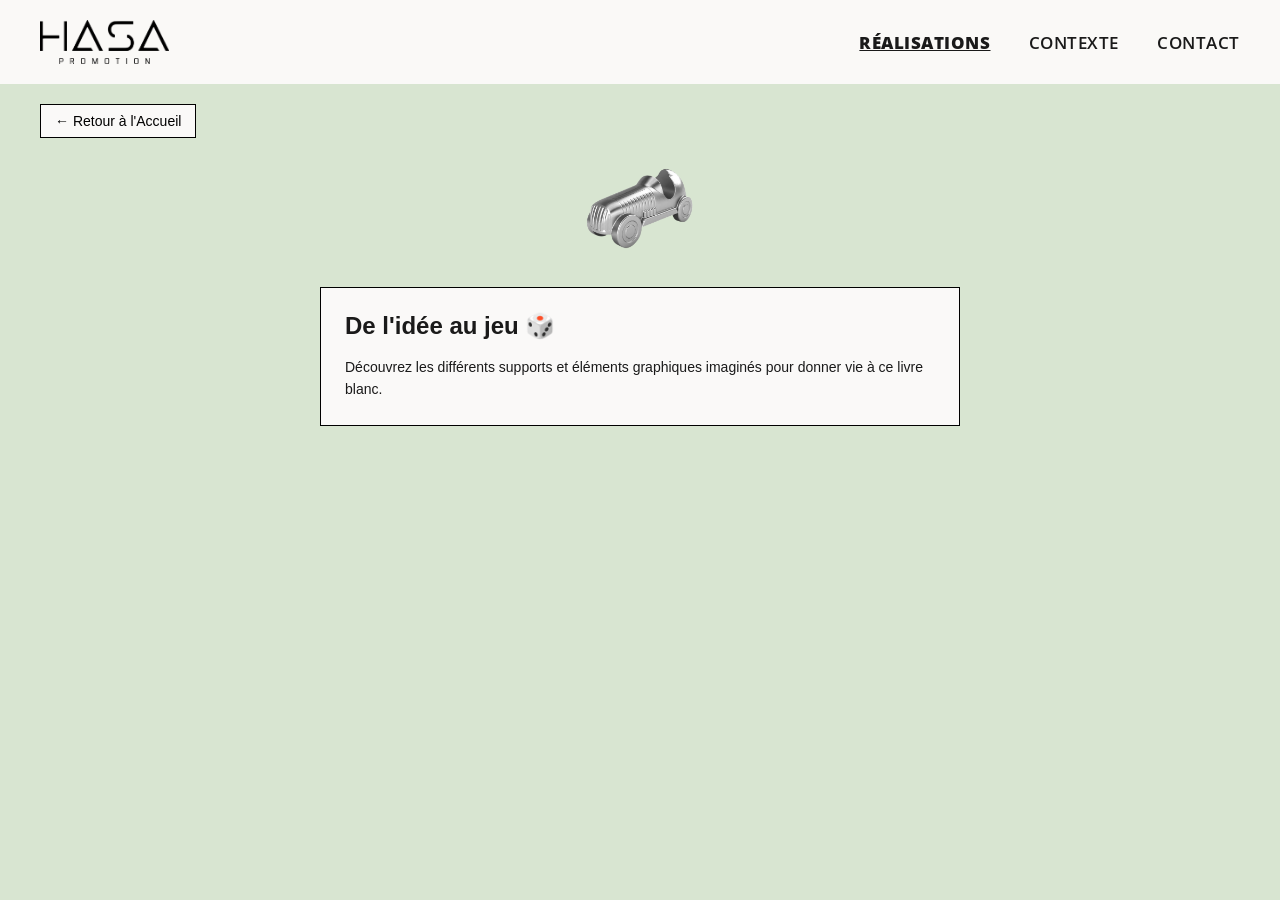
<file: réalisations.html>
<!DOCTYPE html>
<html lang="fr">
<head>
<meta charset="UTF-8">
<meta name="viewport" content="width=device-width, initial-scale=1.0">
<title>Réalisations - HASA Promotion</title>
<link rel="icon" type="image/png" href="Images/Logo Favicon.png">
<link rel="preconnect" href="https://fonts.googleapis.com">
<link rel="preconnect" href="https://fonts.gstatic.com" crossorigin>
<link href="https://fonts.googleapis.com/css2?family=League+Spartan:wght@700;800&family=Open+Sans:wght@400;600&display=swap" rel="stylesheet">
<style>
  :root {
    --bg-cream: #faf9f7;
    --bg-green: #d8e5d1;
    --text-dark: #1a1a1a;
  }

  * {
    margin: 0;
    padding: 0;
    box-sizing: border-box;
  }

  html, body {
    height: 100%;
  }

  body {
    font-family: 'Open Sans', sans-serif;
    color: var(--text-dark);
    background-color: var(--bg-cream);
  }

  .page {
    min-height: 100vh;
    min-height: 100svh;
    display: flex;
    flex-direction: column;
  }

  /* Bande blanche du haut : identique à l'Accueil (logo + navigation) */
  .band-white-top {
    flex: 0 0 auto;
    background-color: var(--bg-cream);
    display: flex;
    align-items: center;
    padding: 20px 0;
  }

  .header-bar {
    width: 100%;
    max-width: 1600px;
    margin: 0 auto;
    padding: 0 clamp(20px, 4vw, 40px);
    display: flex;
    align-items: center;
    justify-content: space-between;
    gap: 20px;
  }

  .brand-logo {
    display: flex;
    align-items: center;
    min-width: 0;
  }

  .brand-logo img {
    height: clamp(24px, 5vh, 44px);
    width: auto;
    display: block;
  }

  .top-nav {
    display: flex;
    align-items: center;
    justify-content: flex-end;
    gap: clamp(18px, 3vw, 40px);
    margin-left: auto;
  }

  .top-nav a {
    font-family: 'Open Sans', sans-serif;
    font-weight: 600;
    font-size: clamp(0.85rem, 1.9vh, 1.1rem);
    text-transform: uppercase;
    letter-spacing: 0.03em;
    color: var(--text-dark);
    text-decoration: none;
    white-space: nowrap;
  }

  .top-nav a:hover {
    opacity: 0.65;
  }

  .top-nav a.active {
    font-weight: 800;
    text-decoration: underline;
  }

  /* Bande verte : contenu de la page */
  .green-section {
    flex: 1 1 auto;
    background-color: var(--bg-green);
    padding: 20px clamp(16px, 4vw, 40px) 40px;
    position: relative;
  }

  .back-btn {
    display: inline-flex;
    align-items: center;
    gap: 6px;
    padding: 8px 14px;
    border: 1px solid #000000;
    background-color: #faf9f8;
    color: #000000;
    text-decoration: none;
    font-size: 14px;
    font-family: Arial, Helvetica, sans-serif;
  }

  .back-btn:hover {
    background-color: #000000;
    color: #faf9f8;
  }

  /* Emplacement du pion */
  .pion-wrap {
    text-align: center;
    margin: 20px 0 24px;
  }

  .pion-wrap img {
    max-height: 100px;
    width: auto;
  }

  /* Cadre de texte, identique à .intro sur questionnaire.html */
  .content-box {
    max-width: 640px;
    margin: 0 auto;
    background-color: #faf9f8;
    border: 1px solid #000000;
    padding: 24px;
    font-family: Arial, Helvetica, sans-serif;
  }

  .content-box h1 {
    font-size: 24px;
    font-weight: bold;
    margin: 0 0 16px 0;
  }

  .content-box p {
    font-size: 14px;
    line-height: 1.6;
    margin: 0 0 14px 0;
  }

  .content-box p:last-child {
    margin-bottom: 0;
  }
</style>
</head>
<body>
  <div class="page">

    <div class="band-white-top">
      <div class="header-bar">
        <div class="brand-logo">
          <img src="Images/HASA Promotion Logo.png" alt="Logo entreprise">
        </div>
        <nav class="top-nav">
          <a href="réalisations.html" class="active">Réalisations</a>
          <a href="contexte.html">Contexte</a>
          <a href="contact.html">Contact</a>
        </nav>
      </div>
    </div>

    <section class="green-section">
      <a class="back-btn" href="index.html">&larr; Retour à l'Accueil</a>

      <div class="pion-wrap">
        <img src="Images/Pions/Voiture.png" alt="Pion Voiture">
      </div>

      <div class="content-box">
        <h1>De l'idée au jeu 🎲</h1>
        <p>Découvrez les différents supports et éléments graphiques imaginés pour donner vie à ce livre blanc.</p>
      </div>
    </section>

  </div>
</body>
</html>
</file>
